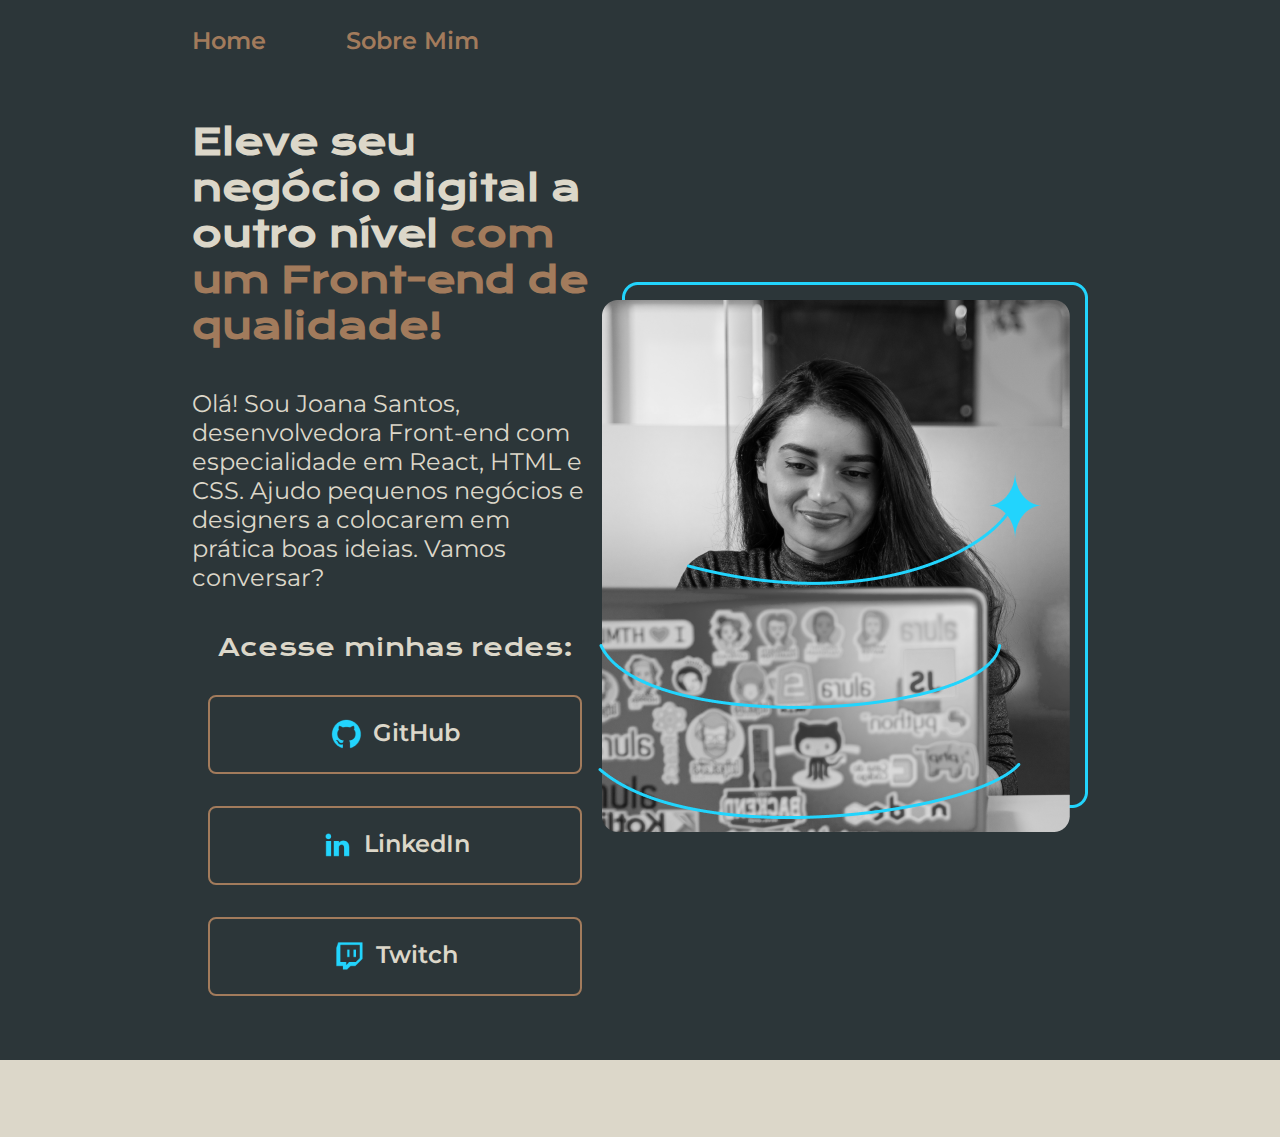
<file: index.html>
<!DOCTYPE html>
<html lang="pt-br">
<head>
    <meta charset="UTF-8"> 
    <meta http-equiv="X-UA-Compatible" content="IE=edge">
    <meta name="viewport" content="width=device-width, initial-scale=1.0">
    <title>Portifolio</title>
    <link rel="stylesheet" href="Styles\style.css">
</head>
<body>
    <header class = "cabecalho">
        <nav class = "cabecalho_menu">
            <a class = "cabecalho_menu_link" href="index.html">Home</a>
            <a class = "cabecalho_menu_link" href="about.html">Sobre Mim</a>
        </nav>
    </header>
    <main class="apresentacao">
    <section class="apresentacao__conteudo">
        <h1 class="apresentacao__conteudo__titulo">Eleve seu negócio digital a outro nível 
            <strong class="titulo-destaque">com um Front-end de qualidade!
            </strong></h1>
            <p class="apresentacao__conteudo__texto">Olá! Sou Joana Santos, desenvolvedora 
            Front-end com especialidade em React, HTML e
            CSS. Ajudo pequenos negócios e designers a 
            colocarem em prática boas ideias. Vamos 
            conversar?</p>
            <div class="apresentacao__links">
                <h2 class="apresentacao__links__subtitulo">Acesse minhas redes:</h2>
            <a class="apresentacao__links__link" href="https://github.com">
                <img src="Imagens\github.png">
                GitHub
            </a>
            <a class="apresentacao__links__link" href="https://linkedin.com">
                <img src="Imagens\linkedin.png">
                LinkedIn
            </a>
            <a class="apresentacao__links__link" href="https://twitch.tv">
                <img src="Imagens\twitch.png">
                Twitch
            </a>
            </div>
    </section>
    <img src="Imagens\Imagem.png" alt="Foto da Joana Santos programando">
    </main>
    <footer class = "rodape">
        <p>Desenvolvido pelos Alunos da Enganharia</p>

    </footer>
</body>
</html>
</file>
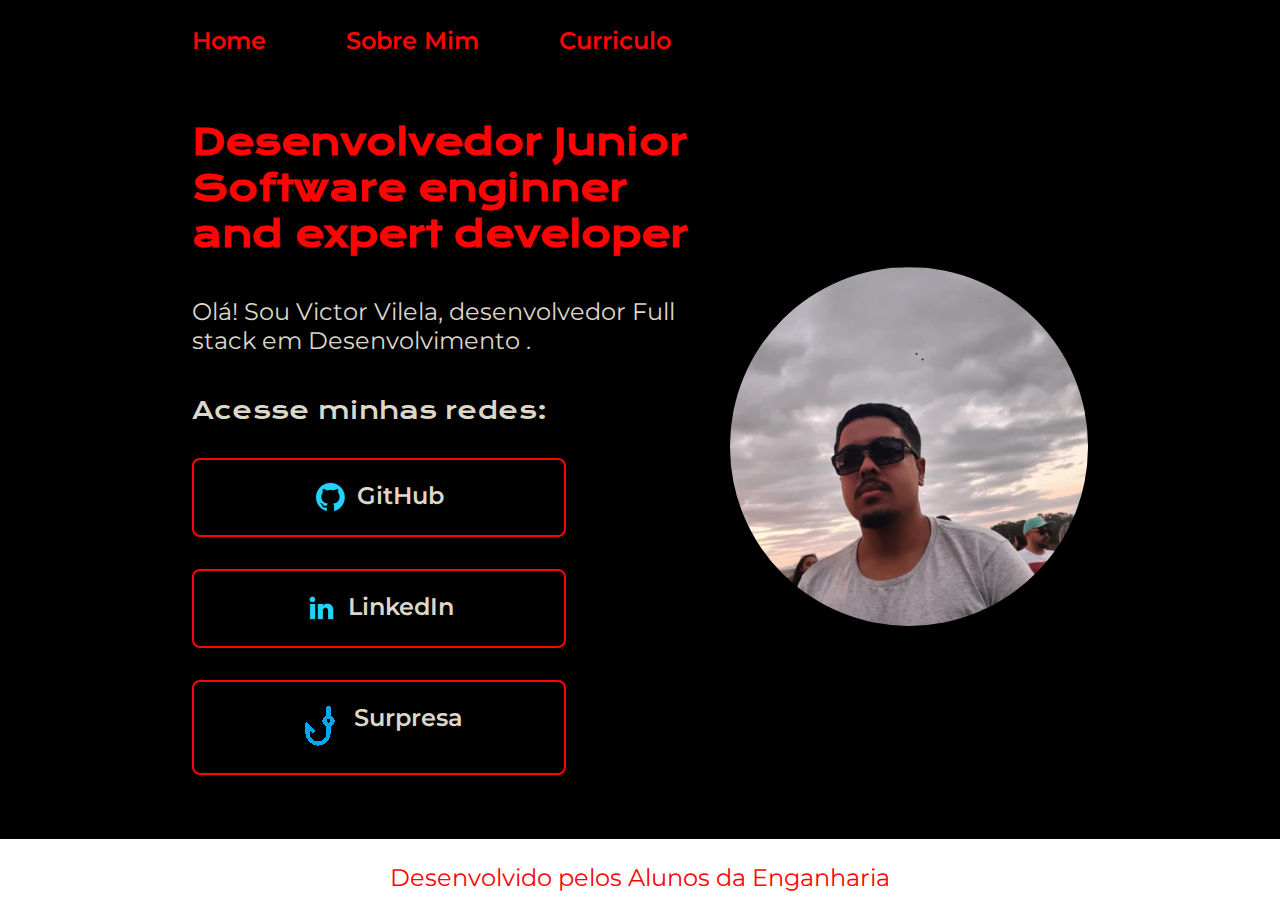
<file: Curriculo/index.html>
<!DOCTYPE html>
<html lang="pt-br">
<head>
    <meta charset="UTF-8"> 
    <meta http-equiv="X-UA-Compatible" content="IE=edge">
    <meta name="viewport" content="width=device-width, initial-scale=1.0">
    <title>Portifolio</title>
    <link rel="stylesheet" href="Styles\style.css">
</head>
<body>
    <header class = "cabecalho">
        <nav class = "cabecalho_menu">
            <a class = "cabecalho_menu_link" href="index.html">Home</a>
            <a class = "cabecalho_menu_link" href="about.html">Sobre Mim</a>
            <a class = "cabecalho_menu_link" href="curriculo.html">Curriculo</a>
        </nav>
    </header>
    <main class="apresentacao">
        
    <section class="apresentacao__conteudo">
        <h1 class="apresentacao__conteudo__titulo">Desenvolvedor Junior 
            <strong class="titulo-destaque">Software enginner and expert developer
            </strong></h1>
            <p class="apresentacao__conteudo__texto">Olá! Sou Victor Vilela, desenvolvedor
            Full stack em Desenvolvimento 
            . </p>
            <div class="apresentacao__links">
                <h2 class="apresentacao__links__subtitulo">Acesse minhas redes:</h2>
            <a class="apresentacao__links__link" target ="_blank" href="https://github.com/VictorVilelaSilva">
                <img src="Imagens\github.png">
                GitHub
            </a>
            <a class="apresentacao__links__link"  target ="_blank" href="https://www.nyan.cat/">
                <img src="Imagens\linkedin.png">
                LinkedIn
            </a>
            <a class="apresentacao__links__link"  target ="_blank" href="https://www.inflp.cefetmg.br/wp-content/uploads/sites/113/2019/06/P_20190531_210433_vHDR_On.jpg">
                <img src="Imagens\iuri.png">
                Surpresa
            </a>
            </div>
    </section>
    <img class = "Foto" src="Imagens\Vitola.jpg" alt="Foto do Victor de Souza">
    </main>
    <footer class = "rodape">
        <p>Desenvolvido pelos Alunos da Enganharia</p>

    </footer>
</body>
</html>
</file>
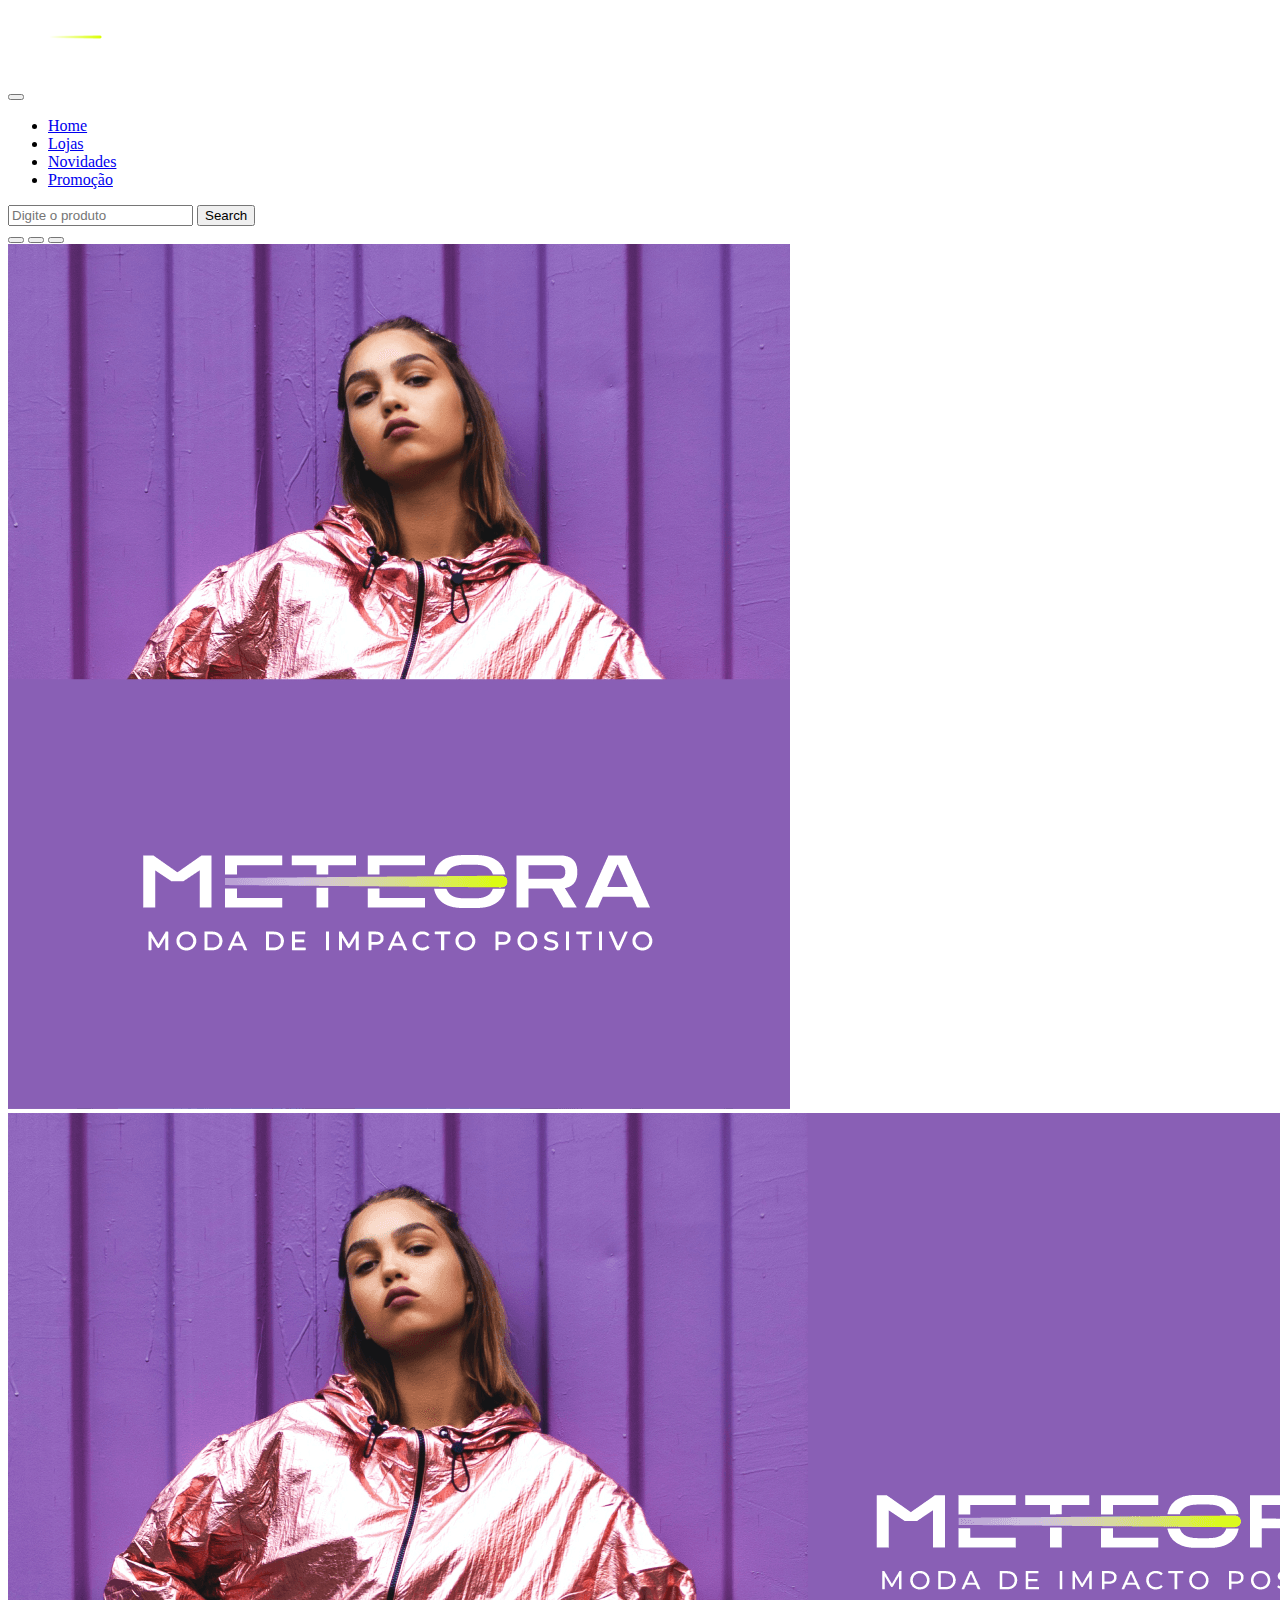
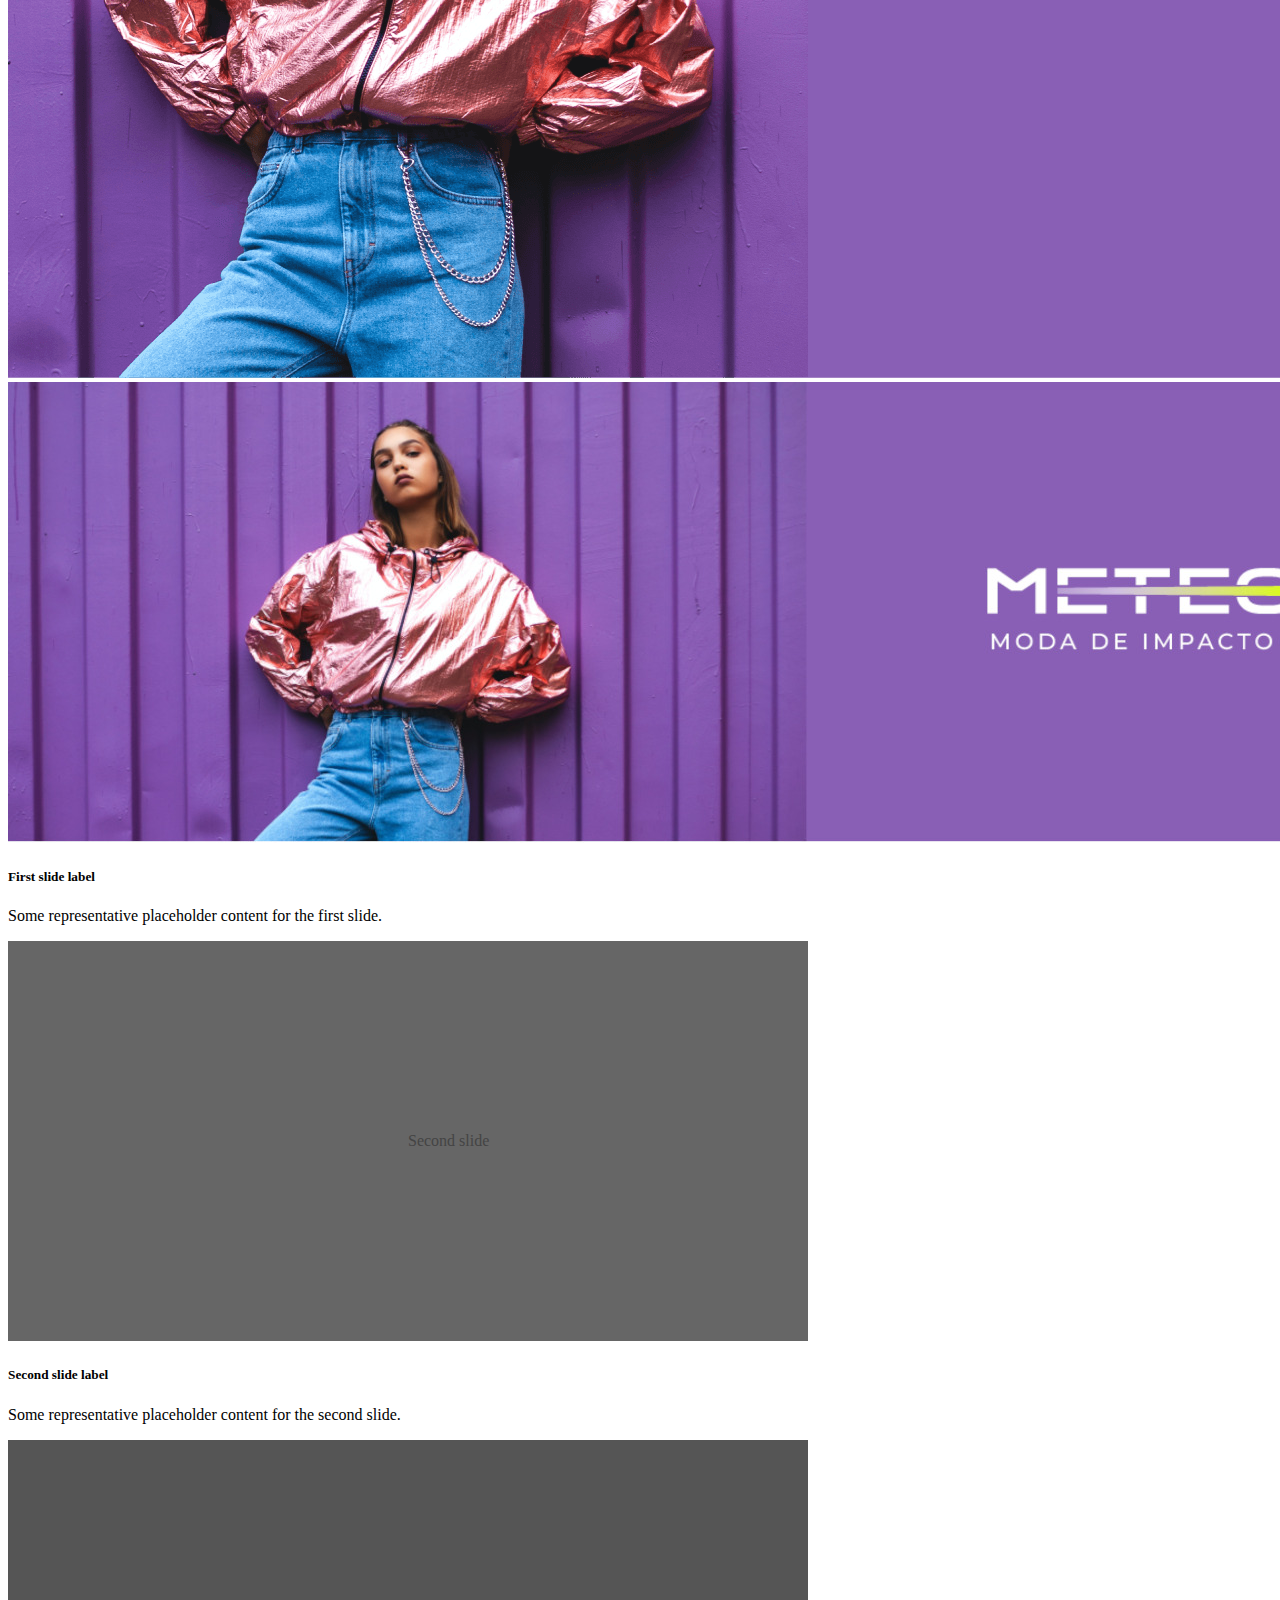
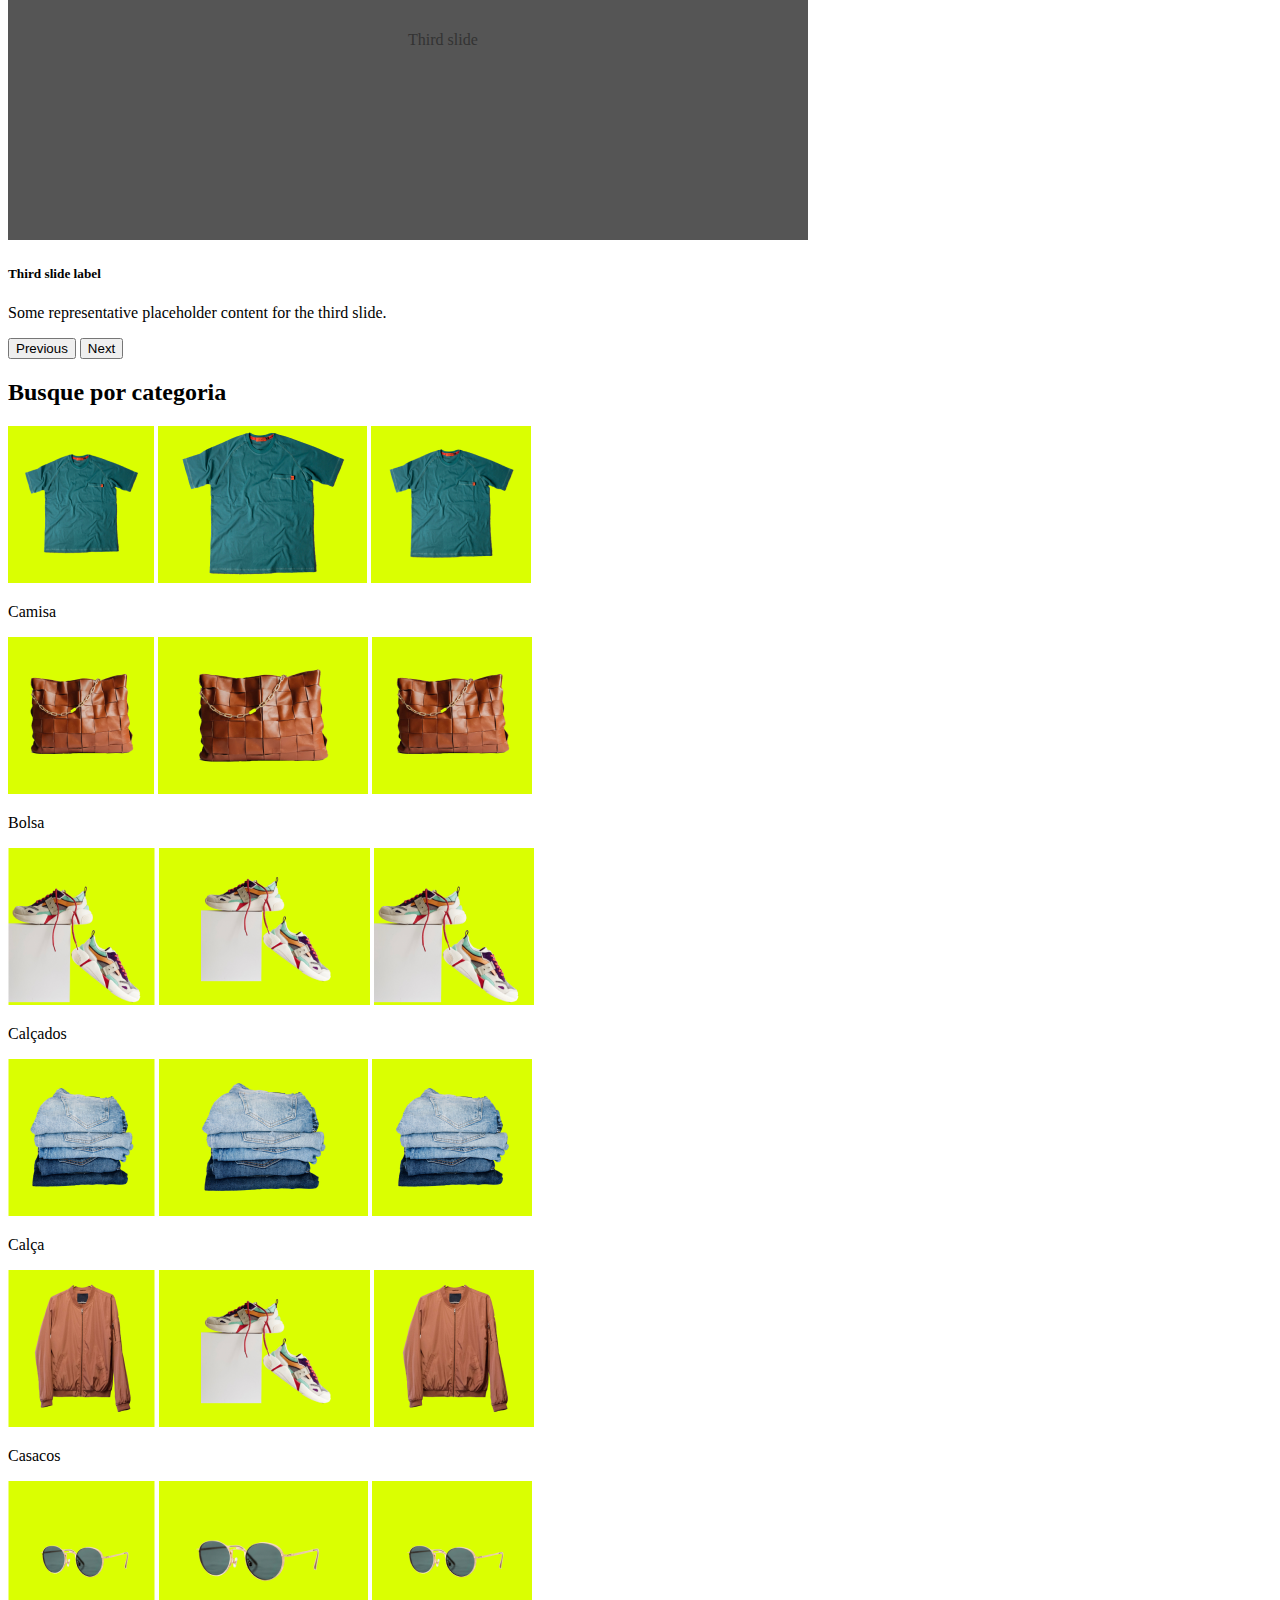
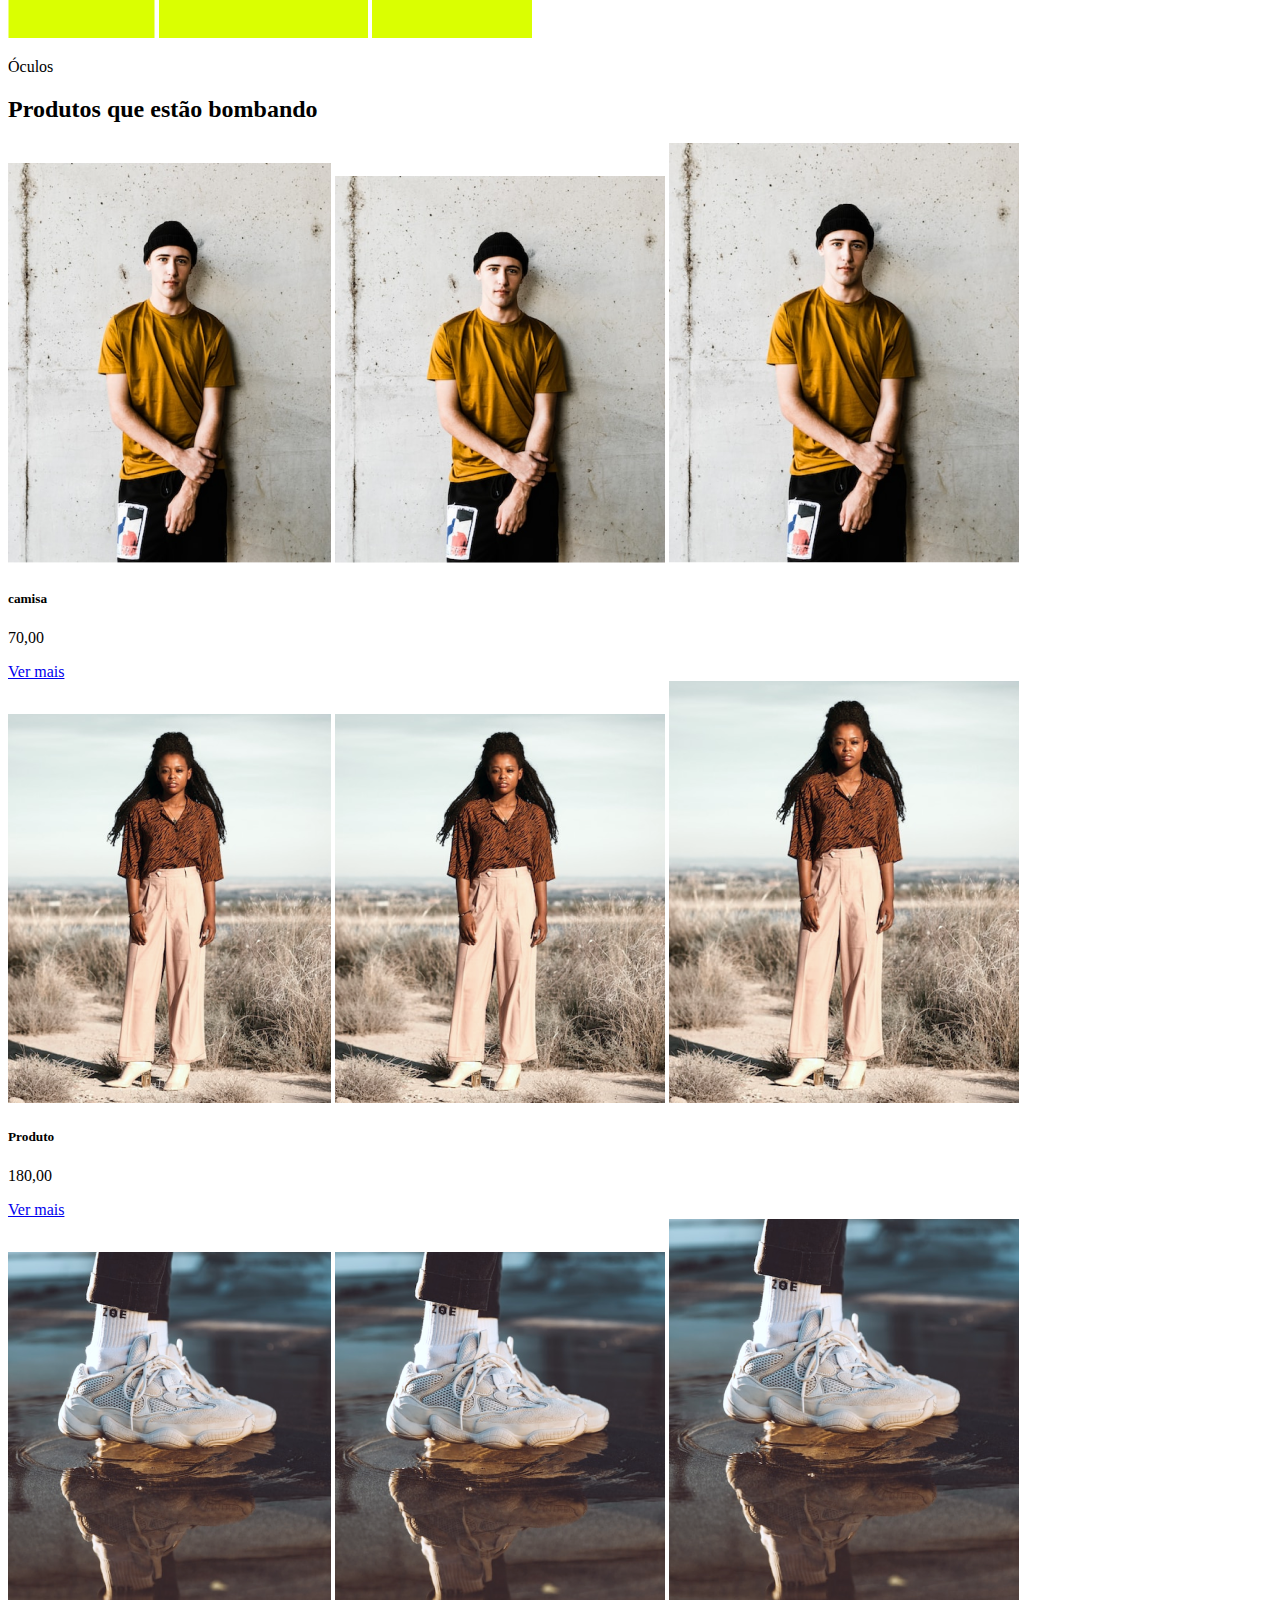
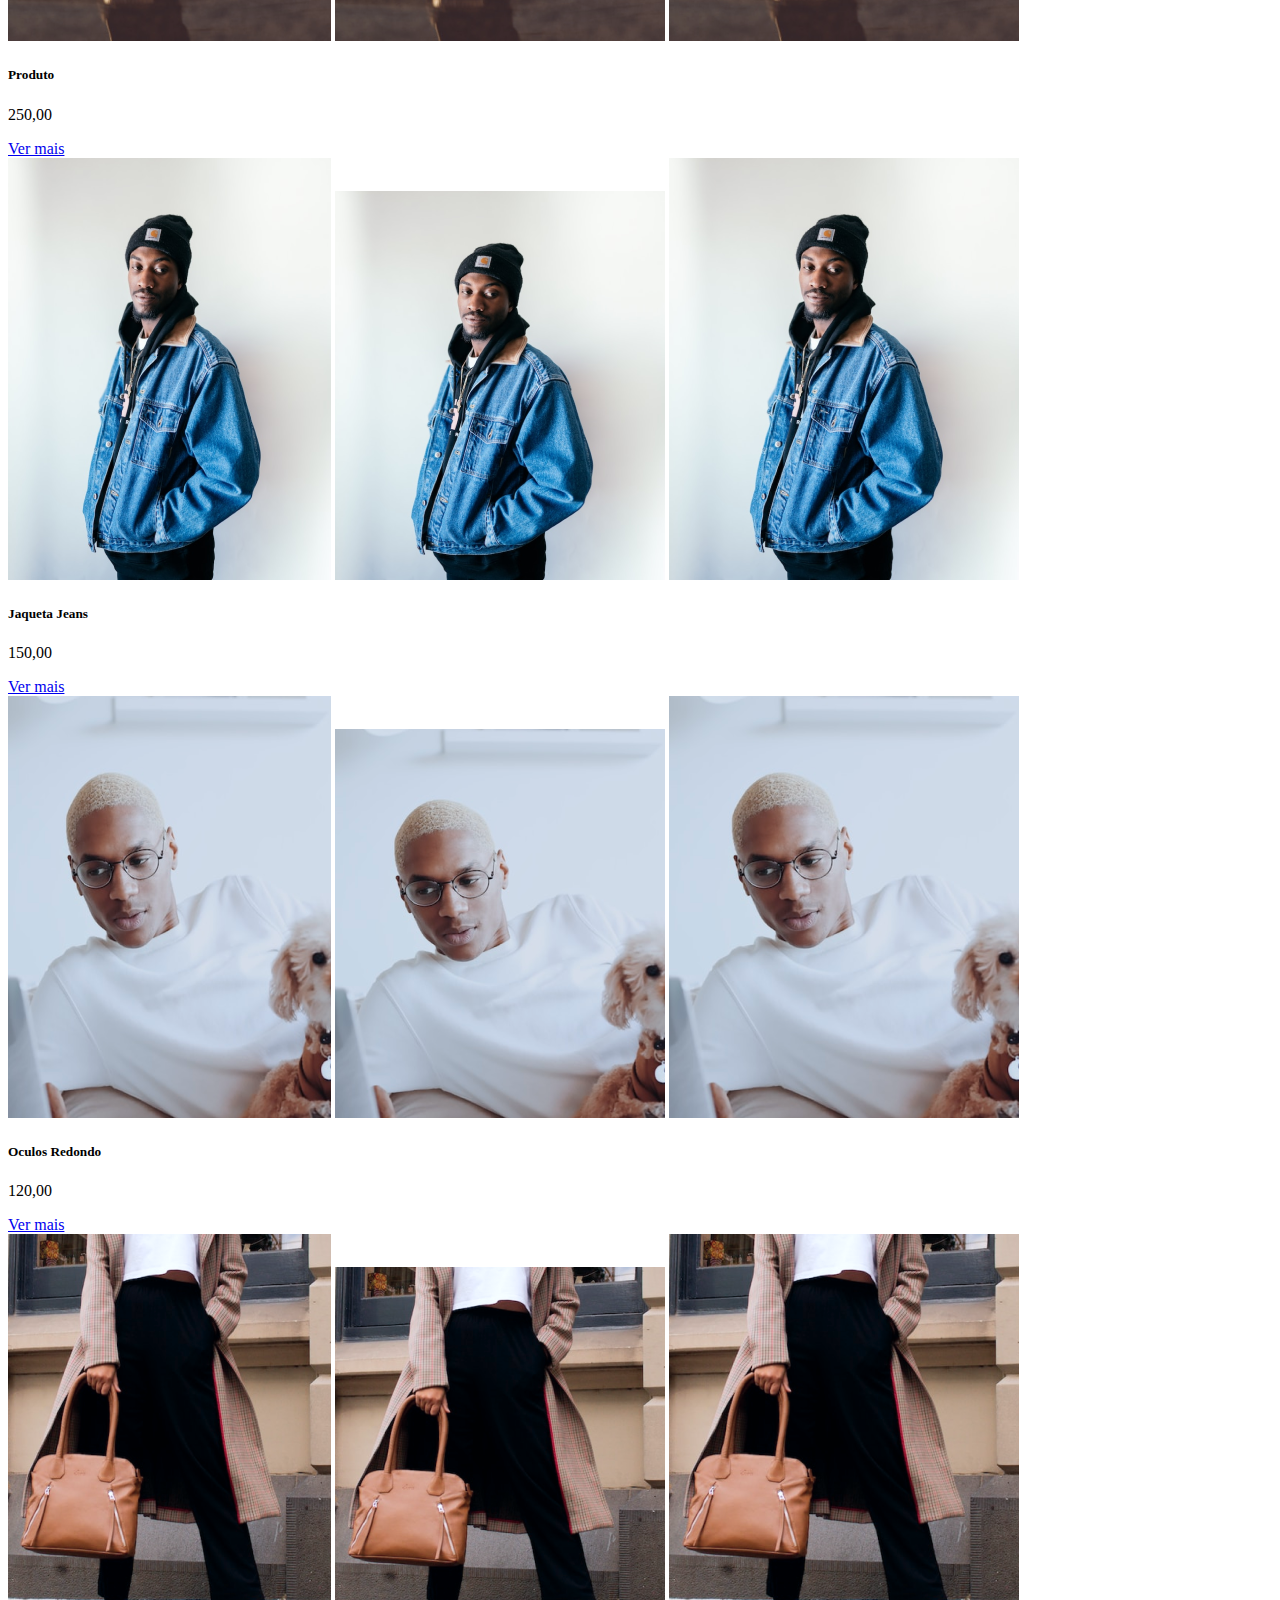
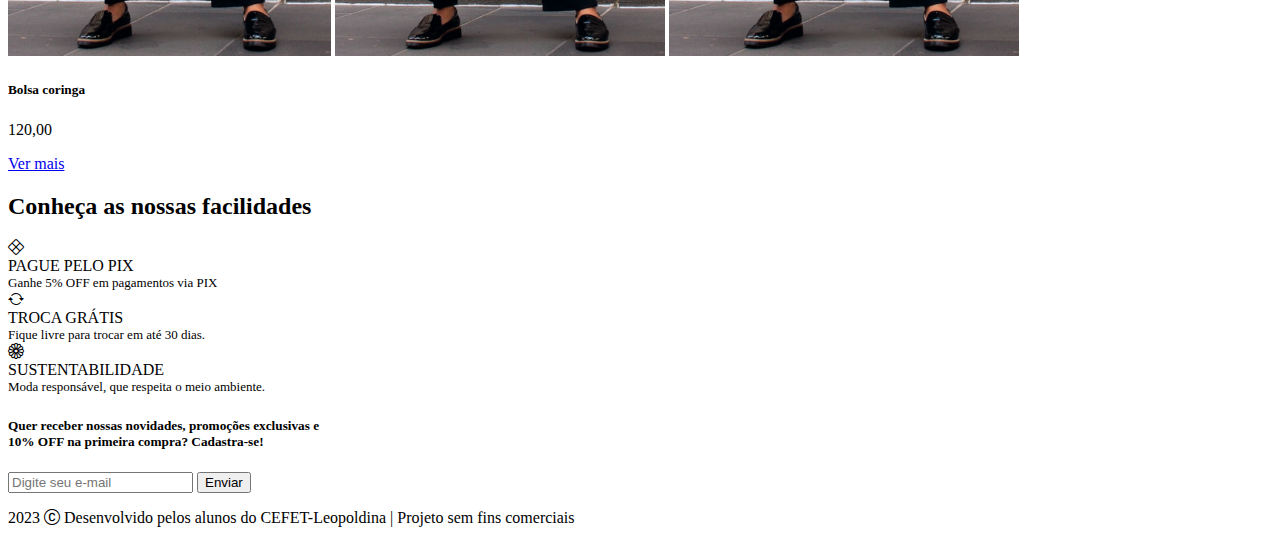
<file: Meteora/index.html>
<!DOCTYPE html>
<html lang="pt-br">

<head>
  <meta charset="UTF-8">
  <meta http-equiv="X-UA-Compatible" content="IE=edge">
  <meta name="viewport" content="width=device-width, initial-scale=1.0">
  <link rel="shortcut icon" href="./assets/favicon.png" type="image/x-icon">
  <title>Meteora</title>
  <link href="https://cdn.jsdelivr.net/npm/bootstrap@5.3.0-alpha2/dist/css/bootstrap.min.css" rel="stylesheet"
    integrity="sha384-aFq/bzH65dt+w6FI2ooMVUpc+21e0SRygnTpmBvdBgSdnuTN7QbdgL+OapgHtvPp" crossorigin="anonymous">
  <link rel="stylesheet" href="https://cdn.jsdelivr.net/npm/bootstrap-icons@1.10.3/font/bootstrap-icons.css">
  <link rel="stylesheet" href="styles/style.css">
</head>

<body>
  <nav class="navbar navbar-expand-md bg-black navbar-dark">
    <div class="container-fluid">
      <a class="navbar-brand" href="#"><h1 class="m-0"><img class="d-block" src="./assets/logo-meteora.png" alt="logo da loja"></h1></a>
      <button class="navbar-toggler" type="button" data-bs-toggle="collapse" data-bs-target="#navbarSupportedContent"
        aria-controls="navbarSupportedContent" aria-expanded="false" aria-label="Toggle navigation">
        <span class="navbar-toggler-icon"></span>
      </button>
      <div class="collapse navbar-collapse" id="navbarSupportedContent">
        <ul class="navbar-nav me-auto mb-2 mb-lg-0">
          <li class="nav-item">
            <a class="nav-link active" aria-current="page" href="#">Home</a>
          </li>
          <li class="nav-item">
            <a class="nav-link" href="#">Lojas</a>
          </li>
          <li class="nav-item">
            <a class="nav-link" href="#">Novidades</a>
          </li>
          <li class="nav-item">
            <a class="nav-link" href="#">Promoção</a>
          </li>
        </ul>
        <form class="d-flex" role="search">
          <input class="form-control me-2 rounded-0" type="search" placeholder="Digite o produto" aria-label="Search">
          <button class="btn btn-outline-light rounded-0" type="submit">Search</button>
        </form>
      </div>
    </div>
  </nav>

  <div id="carouselExampleCaptions" class="carousel slide" data-bs-ride="carousel">
    <div class="carousel-indicators">
      <button type="button" data-bs-target="#carouselExampleCaptions" data-bs-slide-to="0" class="active"
        aria-current="true" aria-label="Slide 1"></button>
      <button type="button" data-bs-target="#carouselExampleCaptions" data-bs-slide-to="1"
        aria-label="Slide 2"></button>
      <button type="button" data-bs-target="#carouselExampleCaptions" data-bs-slide-to="2"
        aria-label="Slide 3"></button>
    </div>
    <div class="carousel-inner">
      <div class="carousel-item active">
       <img class="img-fluid d-md-none" src="./assets/Mobile/banner1-mobile.png" alt="">
       <img class="img-fluid d-none d-md-block d-xl-none" src="./assets/Tablet/banner1-tablet.png" alt="">
       <img class="img-fluid d-none d-xl-block" src="./assets/Desktop/banner1-desktop.jpeg" alt="">
        <div class="carousel-caption d-none d-md-block">
          <h5>First slide label</h5>
          <p>Some representative placeholder content for the first slide.</p>
        </div>
      </div>
      <div class="carousel-item">
        <svg class="bd-placeholder-img bd-placeholder-img-lg d-block w-100" width="800" height="400"
          xmlns="http://www.w3.org/2000/svg" role="img" aria-label="Placeholder: Second slide"
          preserveAspectRatio="xMidYMid slice" focusable="false">
          <title>Placeholder</title>
          <rect width="100%" height="100%" fill="#666"></rect><text x="50%" y="50%" fill="#444" dy=".3em">Second
            slide</text>
        </svg>
        <div class="carousel-caption d-none d-md-block">
          <h5>Second slide label</h5>
          <p>Some representative placeholder content for the second slide.</p>
        </div>
      </div>
      <div class="carousel-item">
        <svg class="bd-placeholder-img bd-placeholder-img-lg d-block w-100" width="800" height="400"
          xmlns="http://www.w3.org/2000/svg" role="img" aria-label="Placeholder: Third slide"
          preserveAspectRatio="xMidYMid slice" focusable="false">
          <title>Placeholder</title>
          <rect width="100%" height="100%" fill="#555"></rect><text x="50%" y="50%" fill="#333" dy=".3em">Third
            slide</text>
        </svg>
        <div class="carousel-caption d-none d-md-block">
          <h5>Third slide label</h5>
          <p>Some representative placeholder content for the third slide.</p>
        </div>
      </div>
    </div>
    <button class="carousel-control-prev" type="button" data-bs-target="#carouselExampleCaptions" data-bs-slide="prev">
      <span class="carousel-control-prev-icon" aria-hidden="true"></span>
      <span class="visually-hidden">Previous</span>
    </button>
    <button class="carousel-control-next" type="button" data-bs-target="#carouselExampleCaptions" data-bs-slide="next">
      <span class="carousel-control-next-icon" aria-hidden="true"></span>
      <span class="visually-hidden">Next</span>
    </button>
  </div>

  <h2 class="text-center my-3 my-xl-5">Busque por categoria</h2>

  <div class="container row mx-auto g-4">
    <div class="col-6 col-md-4 col-xxl-2">
      <div class="card rounded-0 border-0">
        <img class="img-fluid d-md-none" src="./assets/Mobile/categorias/categoria-camiseta.png" alt="">
        <img class="img-fluid d-none d-md-block d-xl-none" src="./assets/Tablet/categorias/categoria-camiseta.png" alt="">
        <img class="img-fluid d-none d-xl-block" src="./assets/Desktop/categorias/categoria-camiseta.png" alt="">

        <div class="card-header bg-black">
          <p class="text-center text-white">  Camisa</p>
        </div>
      </div>
    </div>
    <div class="col-6 col-md-4 col-xxl-2">
      <div class="card rounded-0 border-0">
        <img class="img-fluid d-md-none" src="./assets/Mobile/categorias/categoria-bolsas.png" alt=""> 
        <img class="img-fluid d-none d-md-block d-xl-none" src="./assets/Tablet/categorias/categoria-bolsas.png" alt="">
        <img class="img-fluid d-none d-xl-block" src="./assets/Desktop/categorias/categoria-bolsa.png" alt="">

        <div class="card-header  bg-black">
          <p class="text-center text-white">Bolsa</p>
        </div>
      </div>
    </div>
    <div class="col-6 col-md-4 col-xxl-2">
      <div class="card rounded-0 border-0">
        <img class="img-fluid d-md-none" src="./assets/Mobile/categorias/categoria-calcados.png" alt=""> 
        <img class="img-fluid d-none d-md-block d-xl-none" src="./assets/Tablet/categorias/categoria-calcados.png" alt="">
        <img class="img-fluid d-none d-xl-block" src="./assets/Desktop/categorias/categoria-calcados.png" alt="">
        <div class="card-header  bg-black">
          <p class="text-center text-white">Calçados</p>
        </div>
      </div>
    </div>
    <div class="col-6 col-md-4 col-xxl-2">
      <div class="card rounded-0 border-0">

        <img class="img-fluid d-md-none" src="./assets/Mobile/categorias/categoria-calcas.png" alt="">
        <img class="img-fluid d-none d-md-block d-xl-none" src="./assets/Tablet/categorias/categoria-calcas.png" alt="">
        <img class="img-fluid d-none d-xl-block" src="./assets/Desktop/categorias/categoria-calcas.png" alt=""> 

        <div class="card-header bg-black">
          <p class="text-center text-white">Calça</p>
        </div>
      </div>
    </div>
    <div class="col-6 col-md-4 col-xxl-2">
      <div class="card rounded-0 border-0">
        <img class="img-fluid d-md-none" src="./assets/Mobile/categorias/categoria-casacos.png" alt=""> 
        <img class="img-fluid d-none d-md-block d-xl-none" src="./assets/Tablet/categorias/categoria-calcados.png" alt="">
        <img class="img-fluid d-none d-xl-block" src="./assets/Desktop/categorias/categoria-casacos.png" alt=""> 
        <div class="card-header bg-black">
          <p class="text-center text-white">Casacos</p>
        </div>
      </div>
    </div>
    <div class="col-6 col-md-4 col-xxl-2">
      <div class="card rounded-0 border-0">
        <img class="img-fluid d-md-none" src="./assets/Mobile/categorias/categoria-oculos.png" alt=""> 
        <img class="img-fluid d-none d-md-block d-xl-none" src="./assets/Tablet/categorias/categoria-oculos.png" alt="">
        <img class="img-fluid d-none d-xl-block" src="./assets/Desktop/categorias/categoria-oculos.png" alt=""> 

        <div class="card-header bg-black">
          <p class="text-center text-white">Óculos</p>
        </div>
      </div>
    </div>
  </div>

  <h2 class="container text-center my-3 my-xl-5">Produtos que estão bombando</h2>

  <div class="container row mx-auto g-4">
    <div class="col-12 col-md-6 col-xxl-4">
      <div class="card">
        <img class="img-fluid d-md-none" src="./assets/Mobile/produtos/camiseta.png" alt=""> 
        <img class="img-fluid d-none d-md-block d-xl-none" src="./assets/Tablet/produtos/camiseta.png" alt="">
        <img class="img-fluid d-none d-xl-block" src="./assets/Desktop/produtos/camiseta.png" alt=""> 
        <div class="card-body">
          <h5 class="card-title">camisa</h5>
          <p class="card-text">70,00</p>
          <a href="#" class="btn btn-primary">Ver mais</a>
        </div>
      </div>
    </div>
    <div class="col-12 col-md-6 col-xxl-4">
      <div class="card">
        <img class="img-fluid d-md-none" src="./assets/Mobile/produtos/calca.png" alt=""> 
        <img class="img-fluid d-none d-md-block d-xl-none" src="./assets/Tablet/produtos/calca.png" alt="">
        <img class="img-fluid d-none d-xl-block" src="./assets/Desktop/produtos/calca.png" alt=""> 
        <div class="card-body">
          <h5 class="card-title">Produto</h5>
          <p class="card-text">180,00</p>
          <a href="#" class="btn btn-primary">Ver mais</a>
        </div>
      </div>
    </div>
    <div class="col-12 col-md-6 col-xxl-4">
      <div class="card">
        <img class="img-fluid d-md-none" src="./assets/Mobile/produtos/tenis.png" alt=""> 
        <img class="img-fluid d-none d-md-block d-xl-none" src="./assets/Tablet/produtos/tenis.png" alt="">
        <img class="img-fluid d-none d-xl-block" src="./assets/Desktop/produtos/tenis.png" alt=""> 
        <div class="card-body">
          <h5 class="card-title">Produto</h5>
          <p class="card-text">250,00</p>
          <a href="#" class="btn btn-primary">Ver mais</a>
        </div>
      </div>
    </div>
    <div class="col-12 col-md-6 col-xxl-4">
      <div class="card">
        <img class="img-fluid d-md-none" src="./assets/Mobile/produtos/jaqueta-jeans.png" alt=""> 
        <img class="img-fluid d-none d-md-block d-xl-none" src="./assets/Tablet/produtos/jaqueta-jeans.png" alt="">
        <img class="img-fluid d-none d-xl-block" src="./assets/Desktop/produtos/jaqueta-jeans.png" alt=""> 
        <div class="card-body">
          <h5 class="card-title">Jaqueta Jeans</h5>
          <p class="card-text">150,00</p>
          <a href="#" class="btn btn-primary">Ver mais</a>
        </div>
      </div>
    </div>
    <div class="col-12 col-md-6 col-xxl-4">
      <div class="card">
        <img class="img-fluid d-md-none" src="./assets/Mobile/produtos/oculos.png" alt=""> 
        <img class="img-fluid d-none d-md-block d-xl-none" src="./assets/Tablet/produtos/oculos.png" alt="">
        <img class="img-fluid d-none d-xl-block" src="./assets/Desktop/produtos/oculos.png" alt=""> 
        <div class="card-body">
          <h5 class="card-title">Oculos Redondo</h5>
          <p class="card-text">120,00</p>
          <a href="#" class="btn btn-primary">Ver mais</a>
        </div>
      </div>
    </div>
    <div class="col-12 col-md-6 col-xxl-4">
      <div class="card">
        <img class="img-fluid d-md-none" src="./assets/Mobile/produtos/bolsa.png" alt=""> 
        <img class="img-fluid d-none d-md-block d-xl-none" src="./assets/Tablet/produtos/bolsa.png" alt="">
        <img class="img-fluid d-none d-xl-block" src="./assets/Desktop/produtos/bolsa.png" alt=""> 
        </svg>
        <div class="card-body">
          <h5 class="card-title">Bolsa coringa</h5>
          <p class="card-text">120,00</p>
          <a href="#" class="btn btn-primary">Ver mais</a>
        </div>
      </div>
    </div>
  </div>

  <section class="pb-4">
    <h2 class="text-center">Conheça as nossas facilidades</h2>
    <div class="d-flex flex-column align-items-center gap-3">
      <div class="divs-facilidades d-flex">
        <div><i class="bi bi-x-diamond fs-1"></i></div>
        <div>
          <div class="ms-3 mb-1">PAGUE PELO PIX</div>
          <div class="texto-menor ms-3">Ganhe 5% OFF em pagamentos via PIX</div>
        </div>
      </div>
      <div class="divs-facilidades d-flex">
        <div><i class="bi bi-arrow-repeat fs-1"></i></div>
        <div>
          <div class="ms-3 mb-1">TROCA GRÁTIS</div>
          <div class="texto-menor ms-3">Fique livre para trocar em até 30 dias.</div>
        </div>
      </div>
      <div class="divs-facilidades d-flex">
        <div><i class="bi bi-flower1 fs-1"></i></div>
        <div>
          <div class="ms-3 mb-1">SUSTENTABILIDADE</div>
          <div class="texto-menor ms-3">Moda responsável, que respeita o meio ambiente.</div>
        </div>
      </div>
    </div>
  </section>

  <form class="container border border-secondary my-3 my-xl-5 p-3 text-center div-novidades mx-auto">
    <h5>Quer receber nossas novidades, promoções exclusivas e 10% OFF na primeira compra? Cadastra-se!</h5>
    <div class="input-group my-3">
      <input type="email" class="form-control border-secondary rounded-0" placeholder="Digite seu e-mail" aria-label="Digite seu e-mail" aria-describedby="button-addon2"/>
      <button type="button" id="button-addon2">Enviar</button>
    </div>
  </form>
  
<footer class="text-center">
  <p class="py-3">2023 <i class="bi bi-c-circle"></i> Desenvolvido pelos alunos do CEFET-Leopoldina | Projeto sem fins comerciais</p>
</footer>

  <script src="https://cdn.jsdelivr.net/npm/bootstrap@5.3.0-alpha2/dist/js/bootstrap.bundle.min.js"
    integrity="sha384-qKXV1j0HvMUeCBQ+QVp7JcfGl760yU08IQ+GpUo5hlbpg51QRiuqHAJz8+BrxE/N"
    crossorigin="anonymous"></script>
</body>

</html>
</file>
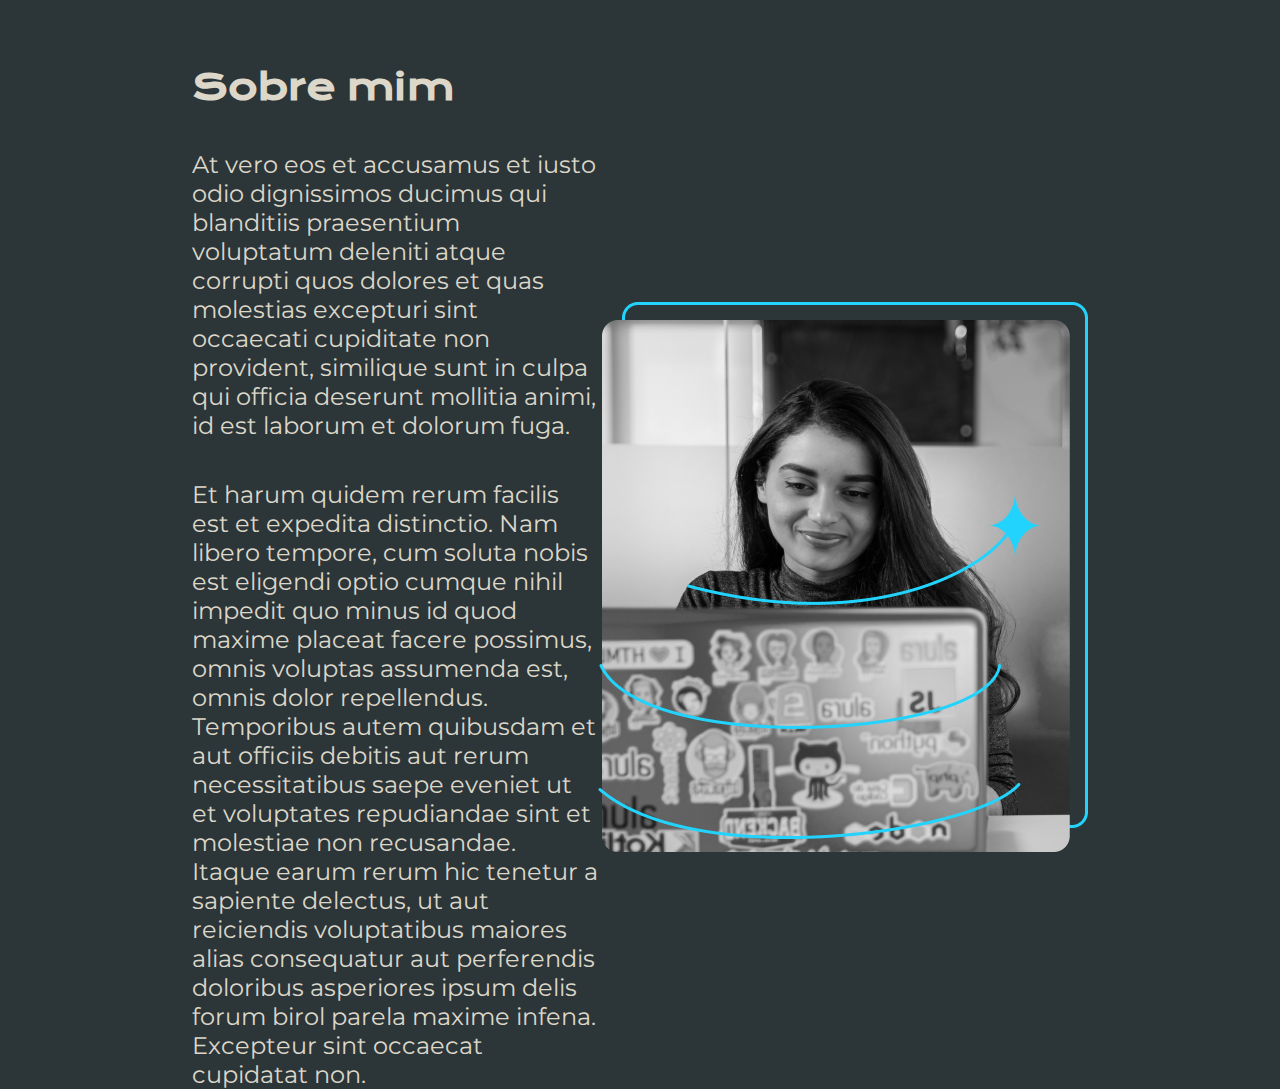
<file: about.html>
<!DOCTYPE html>
<html lang="pt-br">
<head>
    <meta charset="UTF-8">
    <meta http-equiv="X-UA-Compatible" content="IE=edge">
    <meta name="viewport" content="width=device-width, initial-scale=1.0">
    <title>Sobre mim</title>
    <link rel="stylesheet" href="Styles\style.css">
</head>
<body>
    <main class = "apresentacao">  
    <section class = " apresentacao__conteudo">
        <h1 class = "apresentacao__conteudo__titulo">Sobre mim</h1>
        <p class = "apresentacao__conteudo__texto">At vero eos et accusamus et iusto odio dignissimos
        ducimus qui blanditiis praesentium voluptatum deleniti atque corrupti quos dolores 
        et quas molestias excepturi sint occaecati cupiditate non provident, similique sunt in 
        culpa qui officia deserunt mollitia animi, id est laborum et dolorum fuga.</p>
        <p class = "apresentacao__conteudo__texto">Et harum quidem rerum facilis est et expedita distinctio.
             Nam libero tempore, cum soluta nobis est eligendi optio cumque nihil impedit quo minus id quod maxime placeat facere possimus,
              omnis voluptas assumenda est, omnis dolor repellendus. Temporibus autem quibusdam et aut officiis debitis aut rerum necessitatibus saepe eveniet
               ut et voluptates repudiandae sint et molestiae non recusandae. Itaque earum rerum hic tenetur a sapiente delectus,
                ut aut reiciendis voluptatibus maiores alias consequatur aut perferendis doloribus asperiores ipsum delis forum birol parela maxime infena.
                 Excepteur sint occaecat cupidatat non.</p>
    </section> 
    <img  src = "Imagens\Imagem.png" alt = "Foto da Joana Santos programando">   
    </main>
    
</body>
</html>
</file>
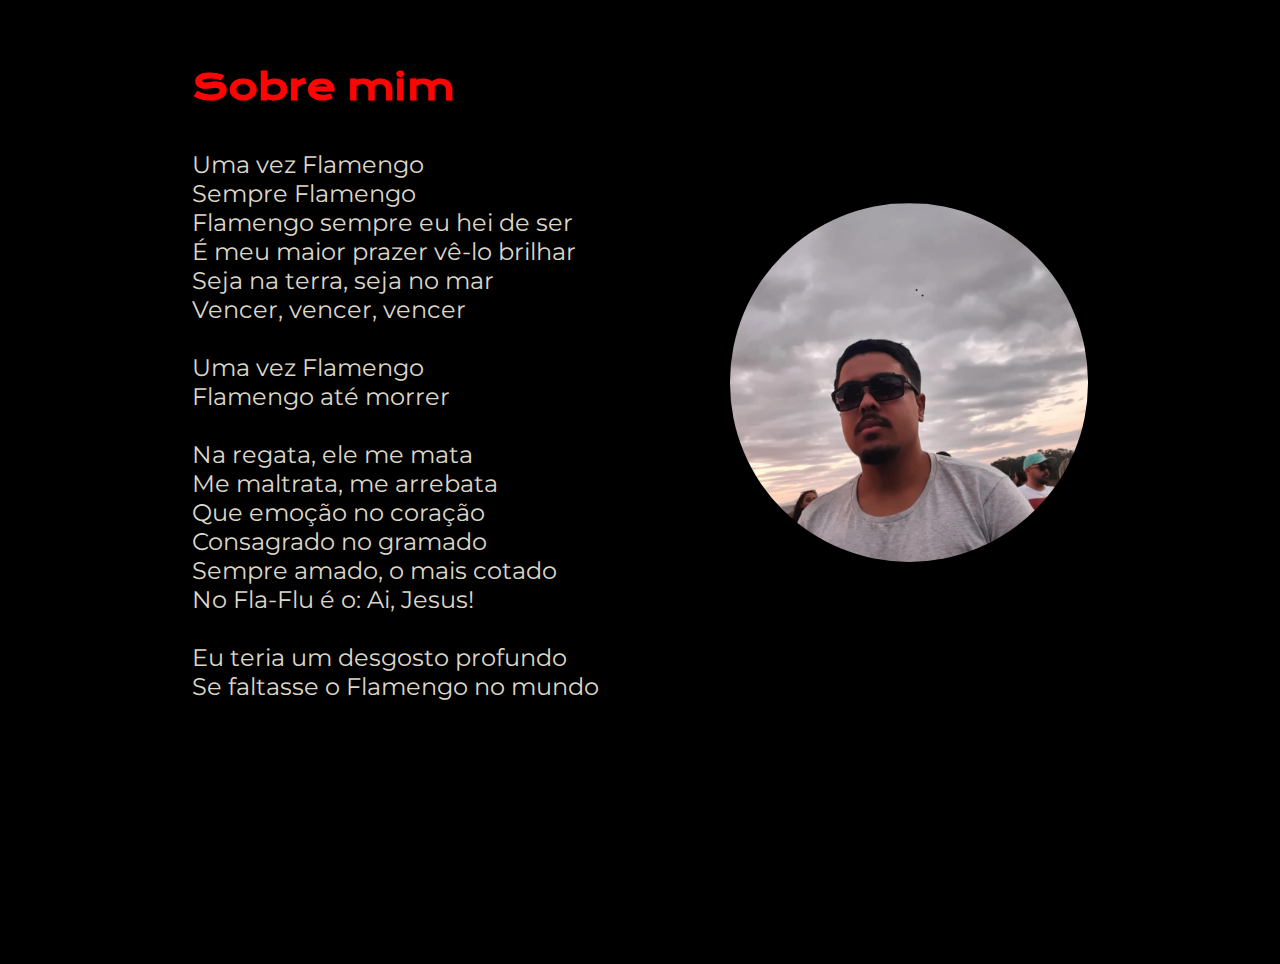
<file: Curriculo/about.html>
<!DOCTYPE html>
<html lang="pt-br">
<head>
    <meta charset="UTF-8">
    <meta http-equiv="X-UA-Compatible" content="IE=edge">
    <meta name="viewport" content="width=device-width, initial-scale=1.0">
    <title>Sobre mim</title>
    <link rel="stylesheet" href="Styles\style.css">
</head>
<body>
    <main class = "apresentacao">  
    <section class = " apresentacao__conteudo">
        <h1 class = "apresentacao__conteudo__titulo">Sobre mim</h1>
        <p class = "apresentacao__conteudo__texto">Uma vez Flamengo <br> Sempre Flamengo <br> Flamengo sempre eu hei de ser<br>
            É meu maior prazer vê-lo brilhar <br>
            Seja na terra, seja no mar<br>
            Vencer, vencer, vencer<br>
            <br>

            Uma vez Flamengo<br>
            Flamengo até morrer<br>
            <br>
            Na regata, ele me mata<br>
            Me maltrata, me arrebata<br>
            Que emoção no coração<br>
            Consagrado no gramado<br>
            Sempre amado, o mais cotado<br>
            No Fla-Flu é o: Ai, Jesus!<br>
            <br>
            Eu teria um desgosto profundo<br>
            Se faltasse o Flamengo no mundo</p>
    </section> 
    <img class="Foto" src = "Imagens\Vitola.jpg" alt = "Foto da Joana Santos programando">   
    </main>
    
</body>
</html>
</file>
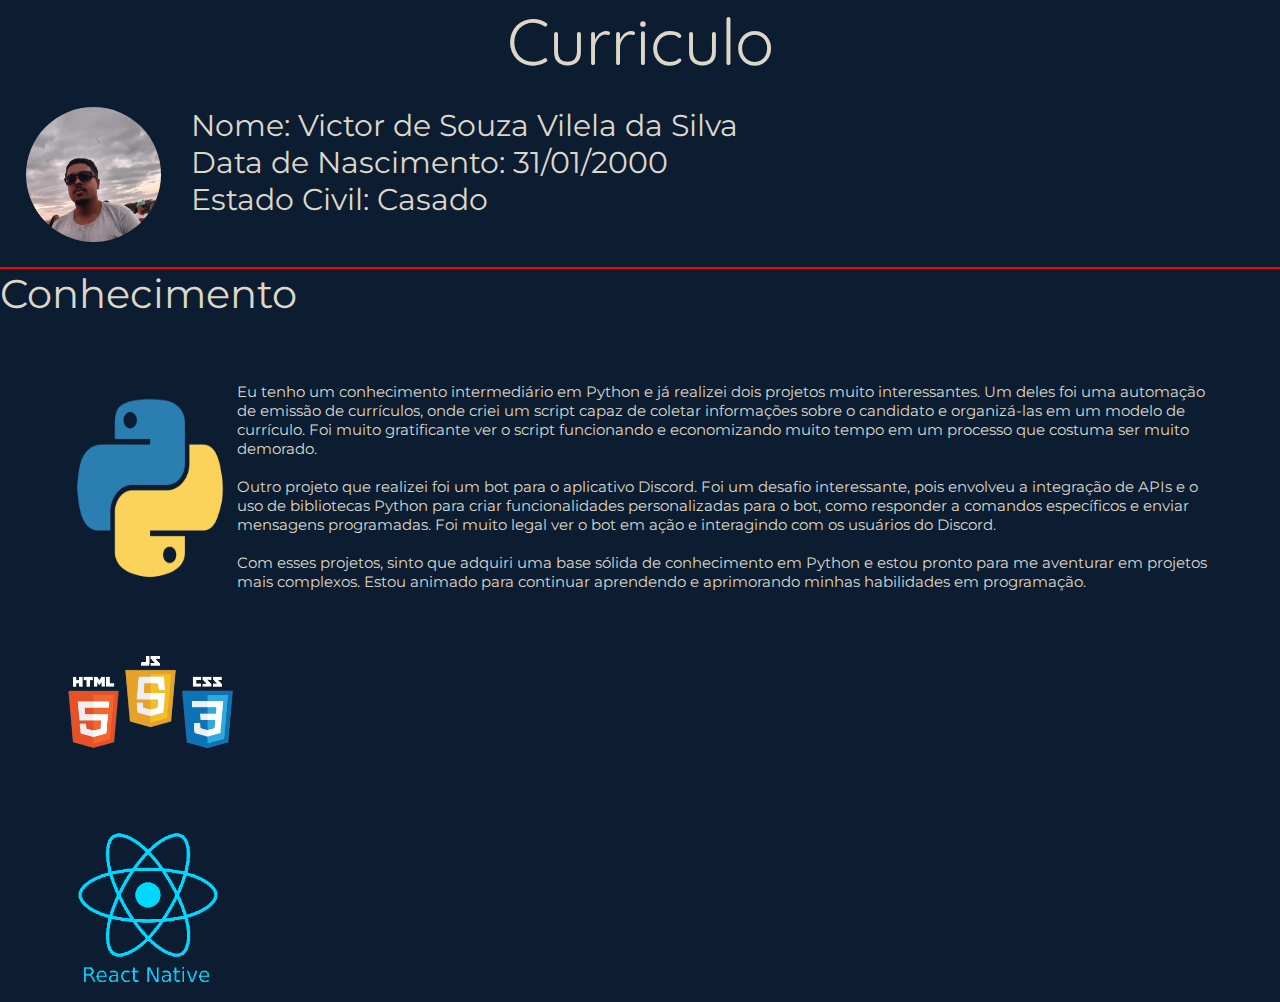
<file: Curriculo/curriculo.html>
<!DOCTYPE html>
<html lang="en">
<head>
    <meta charset="UTF-8">
    <meta http-equiv="X-UA-Compatible" content="IE=edge">
    <meta name="viewport" content="width=device-width, initial-scale=1.0">
    <title>Curriculo</title>
    <link rel="stylesheet" href="Styles/styleCu.css">
    <link rel="stylesheet" href="Styles/style.css">
</head>
<body>
    <header></header>
    <main >
        <p class = "texto_curriculo" >Curriculo</p>
        <section class= "apresentacao_Curriculu">
            <img class="foto_curriculo" src = "Imagens\Vitola.jpg" alt = "Foto da Joana Santos programando">
            <p class =  "dados_pessoais">
                Nome: Victor de Souza Vilela da Silva<br/>
                Data de Nascimento: 31/01/2000<br/>
                Estado Civil: Casado
            </p>
        </section>
        <hr color="red">
        <p class="Texto_cabecalho">Conhecimento</p>
        <div class = "apresentacao_Linguangens">
            <img src="Imagens/Python.png" class="Linguagens_Icons">
            <p class = "apresentacao_Curriculu_texto">Eu tenho um conhecimento intermediário em Python e já realizei dois projetos muito interessantes.
                Um deles foi uma automação de emissão de currículos,  onde criei um script capaz de coletar informações sobre o candidato e organizá-las em um modelo de currículo.
                Foi muito gratificante ver o script funcionando e economizando muito tempo  em um processo que costuma ser muito demorado. <br> <br>
                Outro projeto que realizei foi um bot para o aplicativo Discord. Foi um desafio interessante, pois envolveu a integração de APIs e o uso de bibliotecas Python para criar funcionalidades personalizadas para o bot, como responder a comandos específicos e enviar mensagens programadas. Foi muito legal ver o bot em ação e interagindo com os usuários do Discord. <br> <br>
                Com esses projetos, sinto que adquiri uma base sólida de conhecimento em Python e estou pronto para me aventurar em projetos mais complexos. Estou animado para continuar aprendendo e aprimorando minhas habilidades em programação.</p> 
            
        </div>
        <div class = "apresentacao_Linguangens">
            <img src="Imagens/css.png" class="Linguagens_Icons">
            <p class = "apresentacao_Curriculu_texto">

            </p>
            
        </div>

        <div class = "apresentacao_Linguangens">
            <img src="Imagens/ReactNative (2).png" class="Linguagens_Icons">
            <p class = "apresentacao_Curriculu_texto">

            </p>
            
        </div>
        
    </main>
    <footer></footer>
</body>
</html>
</file>
<file: Meteora/styles/style.css>
.texto-menor{
    font-size: 13px;
}

.divs-facilidades{
    width: 325px;
}

.div-novidades{
    width: 325px;
}
</file>
<file: Curriculo/Styles/styleCu.css>
@import url('https://fonts.googleapis.com/css2?family=Krona+One&family=Montserrat&display=swap');
@import url('https://fonts.googleapis.com/css2?family=Quicksand:wght@500&display=swap');


fundo{
    backgroundColor: #202020;
}



body {
    display: flex;
    justify-content: center;
    /* height: 100vh; */
    min-height: 100vh;
    background: radial-gradient(ellipse at bottom, #0d1d31 100%, #0c0d13 100%);
  }

.apresentacao_Curriculu{
    display:flex;
    margin:2% 
    
}

.apresentacao_Curriculu_texto{
    font-size: 15px;
    font-family: 'Montserrat', sans-serif;
}

.apresentacao_Linguangens{
    display:flex;
    justify-content: space-between;
    margin: 5%;
}

.texto_curriculo{
    font-size: 65px;
    text-align: center;
    font-family: 'Quicksand', sans-serif;
}

.Texto_cabecalho{
    font-size: 40px;
    font-family: 'Montserrat', sans-serif;
}

.foto_curriculo {
    width: 11%;
    border-radius: 60%;
    margin-right: 30px;
}

.apresentacao_Curriculu p{
    font-size: 30px;
    font-family: 'Montserrat',sans-serif;
}

.Linguagens_Icons{
    width: 15%;
}

.Linguagens_Icons_css{
    width: 10;
    size: 35px;
}

.Linguagens_Icons_React{
    width: 100%;
    size: 35px;
}
</file>
<file: Curriculo/Styles/style.css>
@import url('https://fonts.googleapis.com/css2?family=Krona+One&family=Montserrat&display=swap');

*{
    margin: 0;
    padding: 0;
}

:root{
    --cor-primeira: #000000;
    --cor-secundaria: #dcd7c9;
    --cor-terciaria: #ff0404;
    --cor-hover: #3f4e4f;

    --font-primaria: 'Krona One', sans-serif;
    --font-secundaria: 'Montserrat',sans-serif;
}

element{
    background-color: var(--main-bg-color);
}
body{
    height: 100vh;
    box-sizing: border-box;
    background-color: var(--cor-primeira);
    color: var(--cor-secundaria);
}


.Foto{
    width: 40%;
    border-radius: 60%;
}

.titulo-destaque{
    color: var(--cor-terciaria)
}

.container{
    display: flex;
}

.apresentacao{
    margin: 5% 15%;
    display: flex;
    align-items: center;
    justify-content: space-between;
}

.apresentacao__conteudo{
    width: 615px;
    display: flex;
    flex-direction: column;
    gap: 40px;
}

.apresentacao__conteudo__titulo{
    font-size: 36px;
    font-family: var(--font-primaria);
    color: var(--cor-terciaria)
}

.apresentacao__conteudo__texto{
    font-size: 24px;
    font-family: var(--font-secundaria);
}

.apresentacao__links{
    display: flex;
    flex-direction: column;
    justify-content: space-between;
    position: center;
    gap: 32px;
}

.apresentacao__links__subtitulo{
    font-family: var(--font-primaria);
    font-weight: 400;
    font-size: 24px;
}

.apresentacao__links__link{
    display: flex;
    justify-content: center;
    gap: 10px;
    border: 2px solid var(--cor-terciaria);
    width: 370px;
    text-align: center;
    border-radius: 8px;
    font-size: 24px;
    padding: 21.5px 0;
    text-decoration: none;
    font-weight: 600;
    color: var(--cor-secundaria);
    font-family: "Montserrat", sans-serif;
    max-height: 370px; 
    
}

.apresentacao__links__link:hover{
    background-color: var(--cor-hover);
}

.rodape{
    padding: 24px;
    color: var(--cor-terciaria);
    background-color: #ffffff;
    text-align: center;
    
    font-family: 'Montserrat',sans-serif;
    font-size: 24px;
    font-weight: 400;
}

.cabecalho{
    padding: 2% 0% 0% 15%;
}

.cabecalho_menu{
    display: flex;
    gap: 80px;
}

.cabecalho_menu_link{
    font-family: var(--font-secundaria);
    font-size: 24px;
    font-weight: 600;
    color: var(--cor-terciaria);
    text-decoration: none;
    
}
</file>
